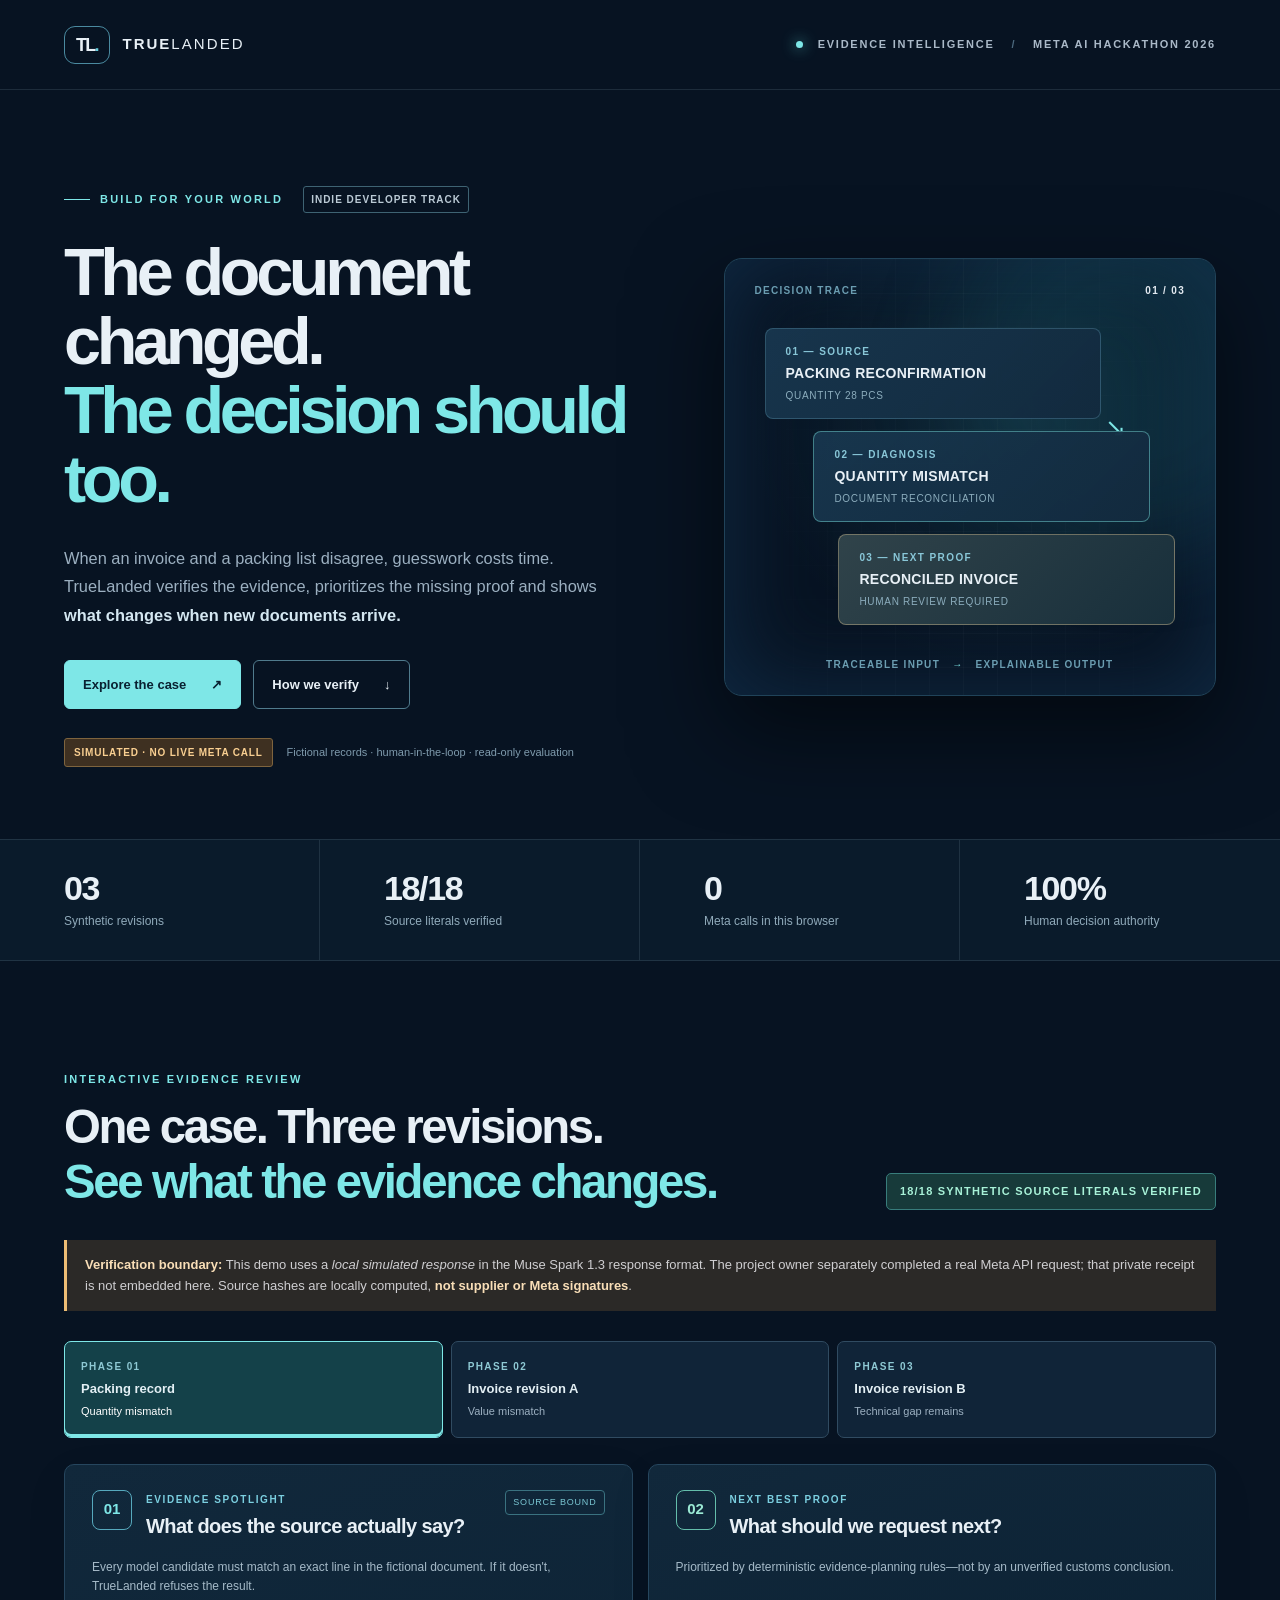
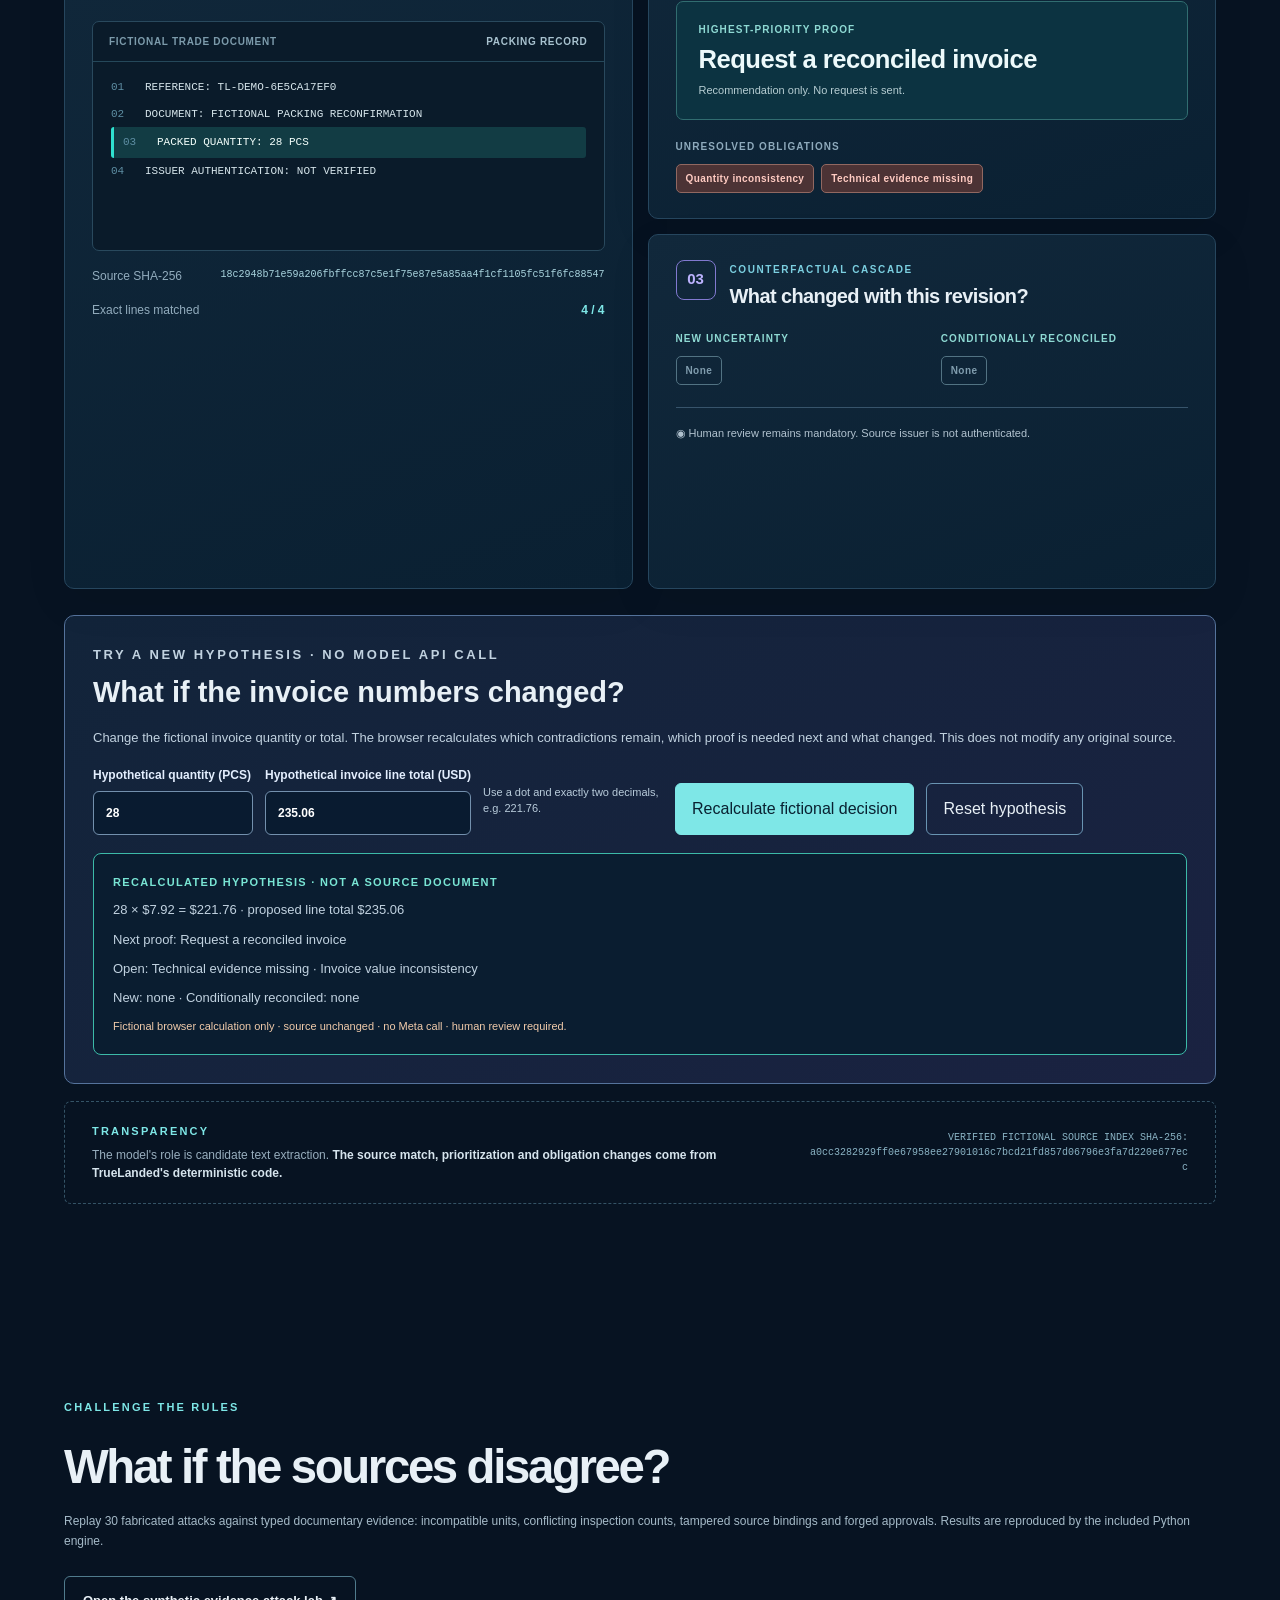
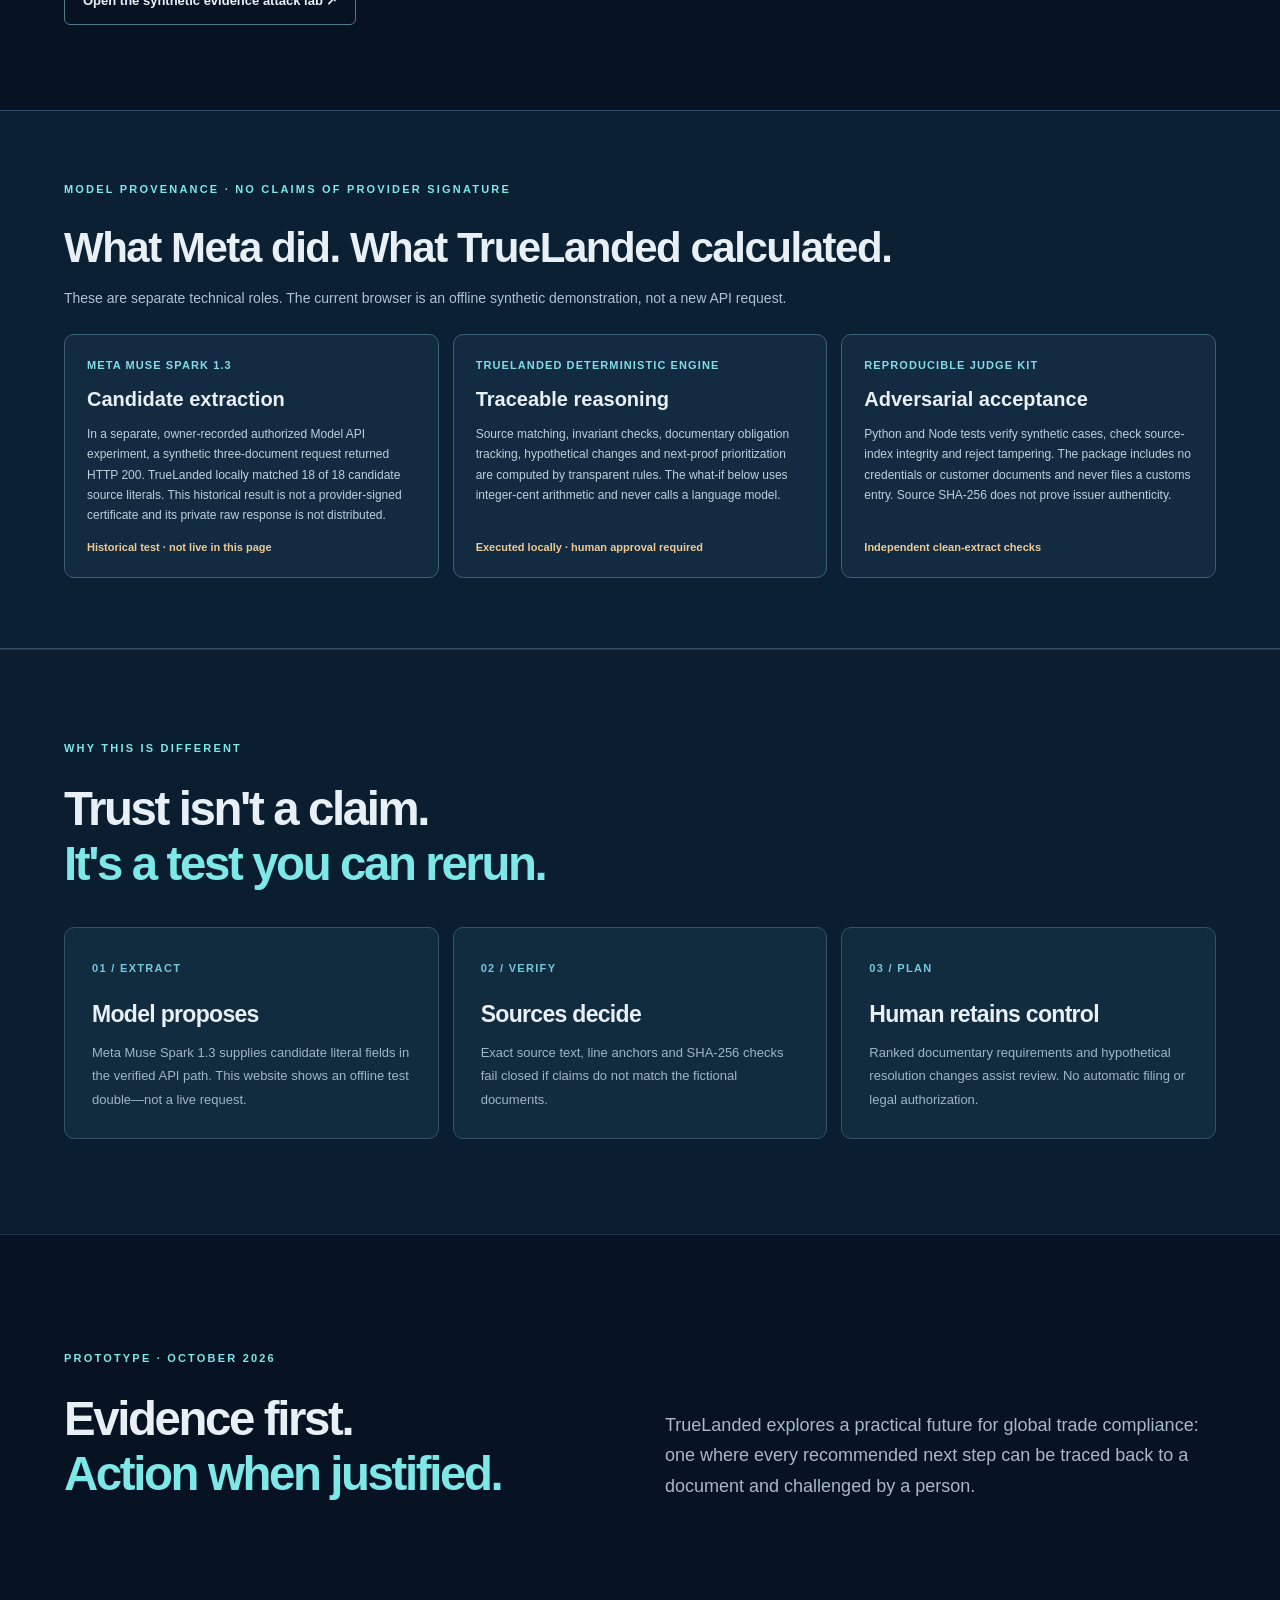
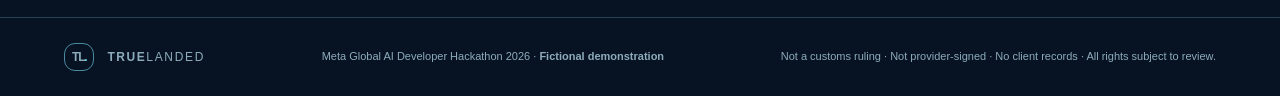
<file: docs/index.html>
<!doctype html>
<html lang="en">
<head>
<meta charset="utf-8">
<meta name="viewport" content="width=device-width,initial-scale=1">
<meta name="theme-color" content="#091425">
<meta http-equiv="Content-Security-Policy" content="default-src 'none'; script-src 'self'; style-src 'self'; connect-src 'self'; img-src 'self'; base-uri 'none'; object-src 'none'; form-action 'none'; frame-ancestors 'none'">
<meta name="description" content="TrueLanded: source-grounded documentary evidence planning. A synthetic interactive demo of Evidence Spotlight, Next Best Proof and Counterfactual Cascade.">
<title>TrueLanded — From Documents to Defensible Decisions</title>
<link rel="stylesheet" href="style.css">
<script src="counterfactual.js" defer></script>
<script src="app.js" defer></script>
</head>
<body>
<a href="#workspace" class="skip">Skip to evidence workspace</a>
<div class="outer">
<header class="mast"><a class="wordmark" href="#top" aria-label="TrueLanded home"><span class="brand-symbol">TL<span class="dot">.</span></span><span class="brand-name">TRUE<span>LANDED</span></span></a><div class="mast-meta"><span class="dot-live" aria-hidden="true"></span> EVIDENCE INTELLIGENCE <span class="divider">/</span> META AI HACKATHON 2026</div></header>
<main id="top">
<section class="hero">
<div class="hero-copy">
<p class="eyebrow"><span class="eyeline"></span> BUILD FOR YOUR WORLD <span class="tag">INDIE DEVELOPER TRACK</span></p>
<h1>The document changed.<br><em>The decision should too.</em></h1>
<p class="subtitle">When an invoice and a packing list disagree, guesswork costs time. TrueLanded verifies the evidence, prioritizes the missing proof and shows <strong>what changes when new documents arrive.</strong></p>
<div class="hero-actions"><a href="#workspace" class="cta primary">Explore the case <span aria-hidden="true">↗</span></a><a href="#trust" class="cta secondary">How we verify <span aria-hidden="true">↓</span></a></div>
<div class="hero-note"><span class="chip amber">SIMULATED · NO LIVE META CALL</span><span class="soft">Fictional records · human-in-the-loop · read-only evaluation</span></div>
</div>
<div class="hero-visual" aria-hidden="true">
<div class="visual-glow"></div>
<div class="visual-label">DECISION TRACE <span>01 / 03</span></div>
<div class="flow-card flow-one"><span>01 — SOURCE</span><strong>PACKING RECONFIRMATION</strong><small>QUANTITY 28 PCS</small><span class="icon-arrow">↘</span></div>
<div class="flow-card flow-two"><span>02 — DIAGNOSIS</span><strong>QUANTITY MISMATCH</strong><small>DOCUMENT RECONCILIATION</small></div>
<div class="flow-card flow-three"><span>03 — NEXT PROOF</span><strong>RECONCILED INVOICE</strong><small>HUMAN REVIEW REQUIRED</small></div>
<div class="flow-bottom">TRACEABLE INPUT <span>→</span> EXPLAINABLE OUTPUT</div>
</div>
</section>
<section class="metrics" aria-label="Technical verification summary"><div><strong>03</strong><span>Synthetic revisions</span></div><div><strong id="verified-total">0/18</strong><span>Source literals verified</span></div><div><strong>0</strong><span>Meta calls in this browser</span></div><div><strong>100%</strong><span>Human decision authority</span></div></section>
<section class="workspace" id="workspace" aria-label="Interactive evidence review">
<div class="workspace-head"><div><p class="eyebrow">INTERACTIVE EVIDENCE REVIEW</p><h2>One case. Three revisions.<br><span>See what the evidence changes.</span></h2></div><div class="validation" id="validation" role="status" aria-live="polite">VERIFYING SOURCE INTEGRITY…</div></div>
<div class="notice" role="note"><strong>Verification boundary:</strong> This demo uses a <em>local simulated response</em> in the Muse Spark 1.3 response format. The project owner separately completed a real Meta API request; that private receipt is not embedded here. Source hashes are locally computed, <strong>not supplier or Meta signatures</strong>.</div>
<div class="stage-trail" id="stage-trail" role="group" aria-label="Select a document revision">
<button type="button" class="stage-button" disabled>Loading evidence…</button>
</div>
<div class="evidence-grid">
<article class="panel source-panel"><div class="panel-head"><span class="panel-index">01</span><div><p class="panel-kicker">EVIDENCE SPOTLIGHT</p><h3>What does the source actually say?</h3></div><span class="panel-flag">SOURCE BOUND</span></div><p class="panel-blurb">Every model candidate must match an exact line in the fictional document. If it doesn't, TrueLanded refuses the result.</p><div class="doc-paper"><div class="doc-top"><div class="doc-tiny">FICTIONAL TRADE DOCUMENT</div><div id="doc-label">SOURCE RECORD</div></div><ol id="source-lines" aria-label="Exact lines in fictional source"></ol></div><div class="field-row"><span>Source SHA-256</span><code id="source-sha">VERIFYING…</code></div><div class="field-row"><span>Exact lines matched</span><strong id="literal-match">—</strong></div></article>
<div class="analysis-stack">
<article class="panel action-panel"><div class="panel-head"><span class="panel-index cyan">02</span><div><p class="panel-kicker">NEXT BEST PROOF</p><h3>What should we request next?</h3></div></div><p class="panel-blurb">Prioritized by deterministic evidence-planning rules—not by an unverified customs conclusion.</p><div class="proof-box"><span class="proof-caption">HIGHEST-PRIORITY PROOF</span><strong id="next-proof">VERIFYING…</strong><span class="proof-sub">Recommendation only. No request is sent.</span></div><p class="label-mini">UNRESOLVED OBLIGATIONS</p><div id="open-obligations" class="pills"></div></article>
<article class="panel cascade-panel"><div class="panel-head"><span class="panel-index purple">03</span><div><p class="panel-kicker">COUNTERFACTUAL CASCADE</p><h3>What changed with this revision?</h3></div></div><div class="delta-grid"><div><span class="delta-heading">NEW UNCERTAINTY</span><div id="newly-exposed" class="pills"></div></div><div><span class="delta-heading">CONDITIONALLY RECONCILED</span><div id="reconciled" class="pills"></div></div></div><p class="human">◉ Human review remains mandatory. Source issuer is not authenticated.</p></article>
</div>
</div>
<section class="hyp-workbench" aria-label="Calculate a new fictional invoice hypothesis">
<div>
<p class="eyebrow">TRY A NEW HYPOTHESIS · NO MODEL API CALL</p>
<h3>What if the invoice numbers changed?</h3>
<p>Change the fictional invoice quantity or total. The browser recalculates which contradictions remain, which proof is needed next and what changed. This does not modify any original source.</p>
</div>
<div class="hyp-controls">
<label for="hyp-quantity">Hypothetical quantity (PCS)<input id="hyp-quantity" type="number" inputmode="numeric" min="1" max="999" step="1" value="28"></label>
<label for="hyp-total">Hypothetical invoice line total (USD)<input id="hyp-total" type="text" inputmode="decimal" maxlength="9" value="235.06" aria-describedby="hyp-format"></label>
<span id="hyp-format" class="hyp-hint">Use a dot and exactly two decimals, e.g. 221.76.</span>
<button id="hyp-apply" type="button" class="cta primary">Recalculate fictional decision</button>
<button id="hyp-reset" type="button" class="cta secondary">Reset hypothesis</button>
</div>
<div id="hyp-result" class="hyp-result" role="status" aria-live="polite">Verifying fictional source before calculation…</div>
</section>
<div class="case-footer"><div><span class="eyebrow">TRANSPARENCY</span><p>The model's role is candidate text extraction. <strong>The source match, prioritization and obligation changes come from TrueLanded's deterministic code.</strong></p></div><div class="trace" id="trace-hash">NO UNVERIFIED DATA DISPLAYED</div></div>
</section>
<section class="workspace" aria-label="Independent synthetic attack lab"><p class="eyebrow">CHALLENGE THE RULES</p><h2>What if the sources disagree?</h2><p class="panel-blurb">Replay 30 fabricated attacks against typed documentary evidence: incompatible units, conflicting inspection counts, tampered source bindings and forged approvals. Results are reproduced by the included Python engine.</p><a class="cta secondary" href="adjudication.html">Open the synthetic evidence attack lab ↗</a></section>
<section class="provenance-panel" id="model-provenance" aria-label="Meta AI provenance and deterministic computation boundaries">
<div class="provenance-head"><p class="eyebrow">MODEL PROVENANCE · NO CLAIMS OF PROVIDER SIGNATURE</p><h2>What Meta did. What TrueLanded calculated.</h2><p>These are separate technical roles. The current browser is an offline synthetic demonstration, not a new API request.</p></div>
<div class="provenance-grid">
<article><span class="prov-kicker">META MUSE SPARK 1.3</span><h3>Candidate extraction</h3><p>In a separate, owner-recorded authorized Model API experiment, a synthetic three-document request returned HTTP 200. TrueLanded locally matched 18 of 18 candidate source literals. This historical result is not a provider-signed certificate and its private raw response is not distributed.</p><b>Historical test · not live in this page</b></article>
<article><span class="prov-kicker">TRUELANDED DETERMINISTIC ENGINE</span><h3>Traceable reasoning</h3><p>Source matching, invariant checks, documentary obligation tracking, hypothetical changes and next-proof prioritization are computed by transparent rules. The what-if below uses integer-cent arithmetic and never calls a language model.</p><b>Executed locally · human approval required</b></article>
<article><span class="prov-kicker">REPRODUCIBLE JUDGE KIT</span><h3>Adversarial acceptance</h3><p>Python and Node tests verify synthetic cases, check source-index integrity and reject tampering. The package includes no credentials or customer documents and never files a customs entry. Source SHA-256 does not prove issuer authenticity.</p><b>Independent clean-extract checks</b></article>
</div>
</section>
<section class="method" id="trust"><div class="method-head"><p class="eyebrow">WHY THIS IS DIFFERENT</p><h2>Trust isn't a claim.<br><span>It's a test you can rerun.</span></h2></div><div class="method-grid"><div class="method-card"><span>01 / EXTRACT</span><h3>Model proposes</h3><p>Meta Muse Spark 1.3 supplies candidate literal fields in the verified API path. This website shows an offline test double—not a live request.</p></div><div class="method-card"><span>02 / VERIFY</span><h3>Sources decide</h3><p>Exact source text, line anchors and SHA-256 checks fail closed if claims do not match the fictional documents.</p></div><div class="method-card"><span>03 / PLAN</span><h3>Human retains control</h3><p>Ranked documentary requirements and hypothetical resolution changes assist review. No automatic filing or legal authorization.</p></div></div></section>
<section class="conclusion"><div><p class="eyebrow">PROTOTYPE · OCTOBER 2026</p><h2>Evidence first.<br><span>Action when justified.</span></h2></div><p>TrueLanded explores a practical future for global trade compliance: one where every recommended next step can be traced back to a document and challenged by a person.</p></section>
</main>
<footer class="footer"><div class="wordmark"><span class="brand-symbol">TL<span class="dot">.</span></span><span class="brand-name">TRUE<span>LANDED</span></span></div><div>Meta Global AI Developer Hackathon 2026 · <b>Fictional demonstration</b></div><div>Not a customs ruling · Not provider-signed · No client records · All rights subject to review.</div></footer>
</div>
</body>
</html>
</file>
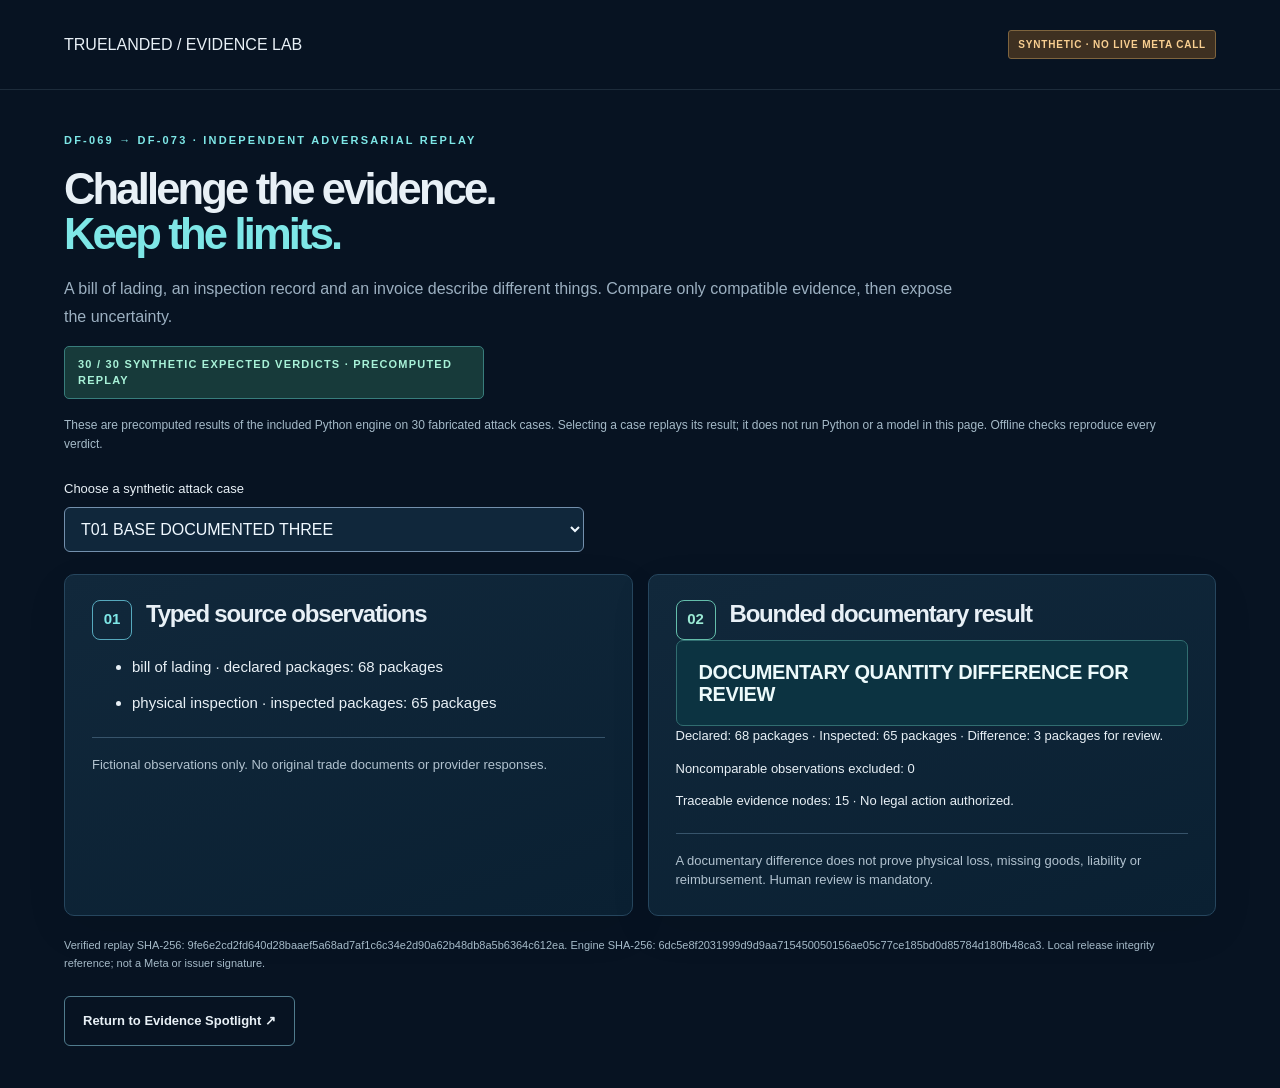
<file: docs/adjudication.html>
<!doctype html>
<html lang="en"><head><meta charset="utf-8"><meta name="viewport" content="width=device-width,initial-scale=1">
<meta http-equiv="Content-Security-Policy" content="default-src 'none'; script-src 'self'; style-src 'self'; connect-src 'self'; img-src 'self'; base-uri 'none'; object-src 'none'; form-action 'none'">
<title>TrueLanded — Synthetic Evidence Attack Lab</title><link rel="stylesheet" href="style.css"><script defer src="adjudication.js"></script></head>
<body><div class="outer"><header class="mast"><a class="wordmark" href="index.html#workspace">TRUELANDED / EVIDENCE LAB</a><span class="chip amber">SYNTHETIC · NO LIVE META CALL</span></header>
<main><section class="workspace attack-lab"><p class="eyebrow">DF-069 → DF-073 · INDEPENDENT ADVERSARIAL REPLAY</p><h1>Challenge the evidence.<br><em>Keep the limits.</em></h1>
<p class="subtitle">A bill of lading, an inspection record and an invoice describe different things. Compare only compatible evidence, then expose the uncertainty.</p>
<p class="validation" id="lab-validation" role="status">Loading synthetic replay…</p>
<p class="panel-blurb">These are precomputed results of the included Python engine on 30 fabricated attack cases. Selecting a case replays its result; it does not run Python or a model in this page. Offline checks reproduce every verdict.</p>
<label for="lab-case">Choose a synthetic attack case</label><select id="lab-case" aria-label="Choose a synthetic attack case"></select>
<div class="evidence-grid"><article class="panel"><div class="panel-head"><span class="panel-index">01</span><h2>Typed source observations</h2></div><ul id="lab-inputs"></ul><p class="human">Fictional observations only. No original trade documents or provider responses.</p></article>
<article class="panel"><div class="panel-head"><span class="panel-index cyan">02</span><h2>Bounded documentary result</h2></div><div class="proof-box"><strong id="lab-status">UNVERIFIED</strong></div><p id="lab-delta"></p><p id="lab-excluded"></p><p id="lab-lineage"></p><p class="human">A documentary difference does not prove physical loss, missing goods, liability or reimbursement. Human review is mandatory.</p></article></div>
<p class="panel-blurb" id="lab-integrity"></p><a class="cta secondary" href="index.html#workspace">Return to Evidence Spotlight ↗</a></section></main></div></body></html>
</file>
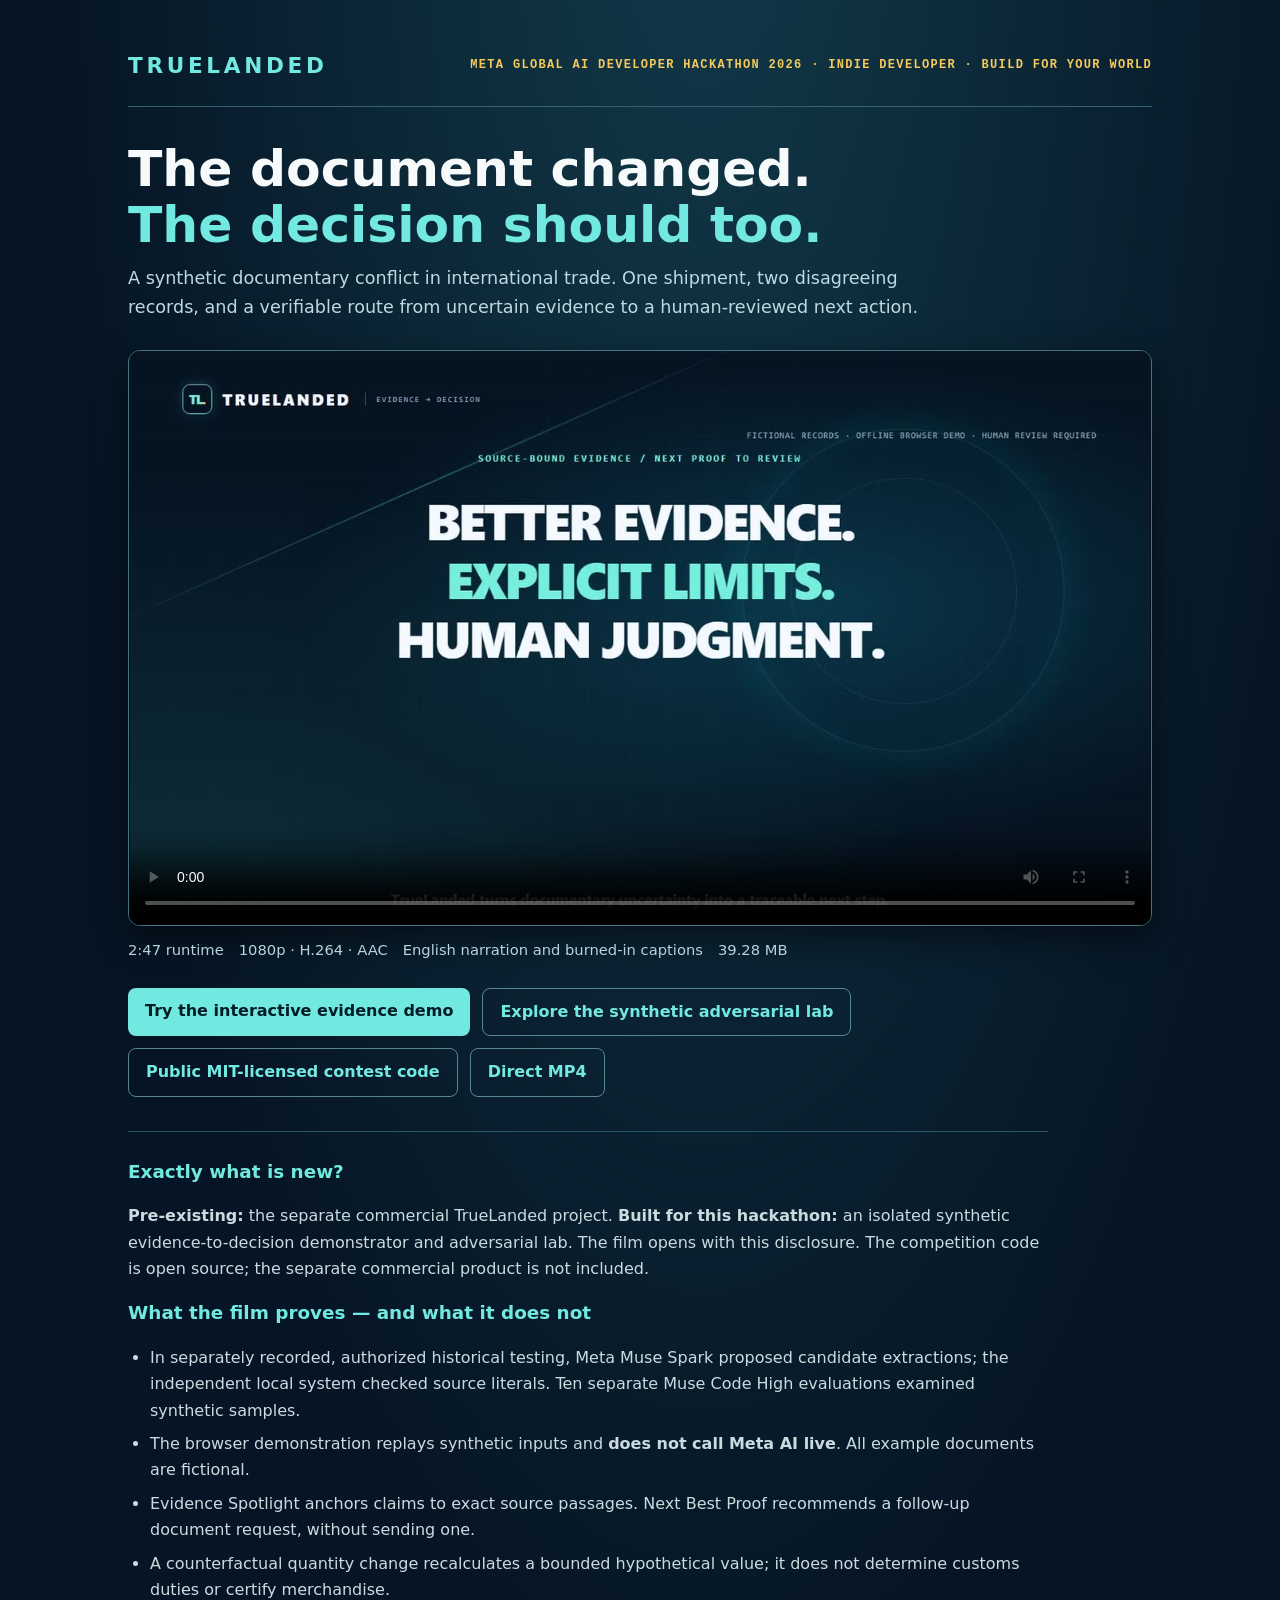
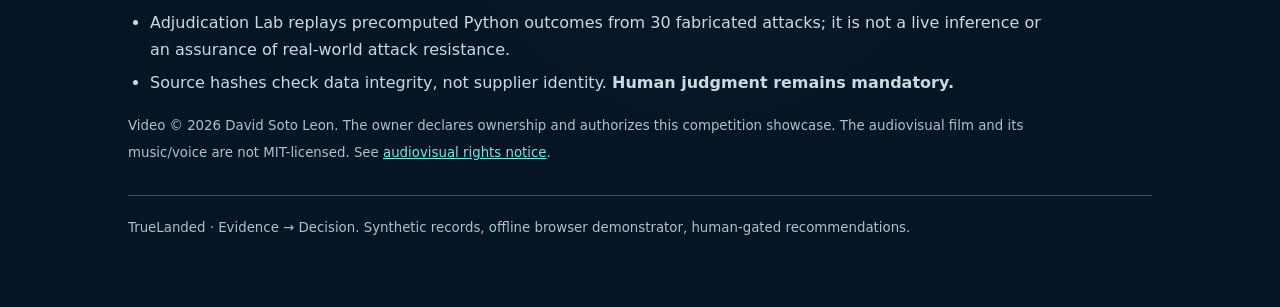
<file: docs/watch.html>
<!doctype html>
<html lang="en">
<head>
<meta charset="utf-8">
<meta name="viewport" content="width=device-width, initial-scale=1">
<meta name="color-scheme" content="dark">
<meta name="description" content="TrueLanded: evidence-to-decision, Meta Global AI Developer Hackathon 2026. Two-minute-forty-seven-second project demonstration, with English subtitles.">
<title>TrueLanded — Hackathon Demo Film (2:47)</title>
<style>
:root{color-scheme:dark;--a:#72e9e0;--gold:#f4c95d;--bg:#061525;--text:#f6fafb}
*{box-sizing:border-box}body{background:radial-gradient(ellipse at 55% -15%,#123b4a,var(--bg) 65%);font:16px/1.65 system-ui,-apple-system,"Segoe UI",sans-serif;color:var(--text);margin:0}
main{max-width:1120px;padding:clamp(18px,4vw,48px);margin:auto}header{display:flex;align-items:center;justify-content:space-between;gap:16px;flex-wrap:wrap;border-bottom:1px solid #356271;padding-bottom:22px}
.brand{font-size:1.35rem;font-weight:800;letter-spacing:.17em;color:var(--a)}.tag{font:600 12px/1.3 ui-monospace,monospace;letter-spacing:.11em;color:var(--gold);text-transform:uppercase}
h1{font-size:clamp(1.8rem,4.6vw,3.15rem);line-height:1.12;margin:34px 0 10px}h1 em{color:var(--a);font-style:normal}.lead{font-size:1.1rem;color:#bed9e1;max-width:830px;margin:0 0 28px}
video{display:block;width:100%;height:auto;aspect-ratio:16/9;border:1px solid #447481;border-radius:12px;background:#07101b;box-shadow:0 12px 35px #0008}
.meta{display:flex;gap:15px;flex-wrap:wrap;color:#b7d3dc;font-size:.92rem;margin:12px 0 26px}
.actions{display:flex;gap:12px;flex-wrap:wrap;margin:22px 0 34px}
a.button{background:var(--a);color:#031d26;text-decoration:none;border-radius:8px;font-weight:800;padding:10px 17px;display:inline-block}
a.button.alt{background:transparent;color:var(--a);border:1px solid #58858e}
article{max-width:920px;border-top:1px solid #2a5661;margin-top:28px;padding-top:10px}h2{font-size:1.15rem;color:var(--a)}
p{color:#cadbe0}ul{color:#cadbe0;padding-left:22px}li{margin:7px 0}
small{color:#abc3cb}footer{border-top:1px solid #2a5661;margin-top:30px;padding:18px 0}
</style>
</head>
<body><main>
<header><strong class="brand">TRUELANDED</strong><span class="tag">Meta Global AI Developer Hackathon 2026 · Indie Developer · Build for Your World</span></header>
<h1>The document changed.<br><em>The decision should too.</em></h1>
<p class="lead">A synthetic documentary conflict in international trade. One shipment, two disagreeing records, and a verifiable route from uncertain evidence to a human-reviewed next action.</p>
<video controls playsinline preload="metadata" poster="true-landed-demo-poster.jpg" aria-label="TrueLanded 2 minute 47 second hackathon demonstration with English subtitles">
<source src="true-landed-df099-demo-1080p.mp4" type="video/mp4">
Your browser does not support this video. <a href="true-landed-df099-demo-1080p.mp4">Open the MP4 directly</a>.
</video>
<div class="meta"><span>2:47 runtime</span><span>1080p · H.264 · AAC</span><span>English narration and burned-in captions</span><span>39.28 MB</span></div>
<div class="actions">
<a class="button" href="./">Try the interactive evidence demo</a>
<a class="button alt" href="adjudication.html">Explore the synthetic adversarial lab</a>
<a class="button alt" href="https://github.com/Dav2022/TrueLanded-Meta-Hackathon-2026">Public MIT-licensed contest code</a>
<a class="button alt" href="true-landed-df099-demo-1080p.mp4">Direct MP4</a>
</div>
<article>
<h2>Exactly what is new?</h2>
<p><strong>Pre-existing:</strong> the separate commercial TrueLanded project. <strong>Built for this hackathon:</strong> an isolated synthetic evidence-to-decision demonstrator and adversarial lab. The film opens with this disclosure. The competition code is open source; the separate commercial product is not included.</p>
<h2>What the film proves — and what it does not</h2>
<ul>
<li>In separately recorded, authorized historical testing, Meta Muse Spark proposed candidate extractions; the independent local system checked source literals. Ten separate Muse Code High evaluations examined synthetic samples.</li>
<li>The browser demonstration replays synthetic inputs and <strong>does not call Meta AI live</strong>. All example documents are fictional.</li>
<li>Evidence Spotlight anchors claims to exact source passages. Next Best Proof recommends a follow-up document request, without sending one.</li>
<li>A counterfactual quantity change recalculates a bounded hypothetical value; it does not determine customs duties or certify merchandise.</li>
<li>Adjudication Lab replays precomputed Python outcomes from 30 fabricated attacks; it is not a live inference or an assurance of real-world attack resistance.</li>
<li>Source hashes check data integrity, not supplier identity. <strong>Human judgment remains mandatory.</strong></li>
</ul>
<p><small>Video © 2026 David Soto Leon. The owner declares ownership and authorizes this competition showcase. The audiovisual film and its music/voice are not MIT-licensed. See <a href="https://github.com/Dav2022/TrueLanded-Meta-Hackathon-2026/blob/main/AUDIOVISUAL_RIGHTS.md" style="color:var(--a)">audiovisual rights notice</a>.</small></p>
</article>
<footer><small>TrueLanded · Evidence → Decision. Synthetic records, offline browser demonstrator, human-gated recommendations.</small></footer>
</main></body></html>
</file>
<file: docs/style.css>
:root{color-scheme:dark;--bg:#071322;--navy:#0d2033;--line:rgba(154,187,203,.15);--text:#e8f0f6;--muted:#9cb0c1;--cyan:#7ee7e7;--blue:#2e8eae;--amber:#f4c782;--purple:#a7a1fb;--panel:#0b2033}*{box-sizing:border-box}html{scroll-behavior:smooth}body{margin:0;font-family:Inter,"Segoe UI",Arial,sans-serif;background:var(--bg);color:var(--text);line-height:1.5}a{color:inherit}button{font:inherit}.outer{overflow:hidden}.skip{position:absolute;top:-4rem;left:1rem;background:white;color:#000;padding:.5rem}.skip:focus{top:1rem;z-index:10}.mast{height:90px;display:flex;align-items:center;justify-content:space-between;gap:20px;border-bottom:1px solid var(--line);padding:0 max(5vw,24px);position:relative;z-index:2}.wordmark{display:inline-flex;gap:13px;align-items:center;text-decoration:none}.brand-symbol{font-size:18px;font-weight:900;letter-spacing:-.1em;border:1px solid #4a8aa0;border-radius:11px;padding:9px 11px;line-height:1}.brand-symbol .dot{color:#65cddd}.brand-name{font-size:15px;font-weight:900;letter-spacing:.13em}.brand-name span{font-weight:400;letter-spacing:.14em}.mast-meta{font-size:11px;letter-spacing:.16em;color:#aab9c8;font-weight:750}.dot-live{width:7px;height:7px;background:var(--cyan);box-shadow:0 0 14px #57cacb;display:inline-block;border-radius:50%;margin-right:10px}.divider{margin:0 12px;color:#4c697e}.hero{display:grid;grid-template-columns:1.1fr 0.9fr;gap:5%;min-height:620px;align-items:center;max-width:1500px;margin:0 auto;padding:96px 5vw 72px}.hero-copy{position:relative;z-index:1}.eyebrow{font-size:11px;letter-spacing:.2em;font-weight:800;color:var(--cyan);margin:0 0 25px;display:flex;gap:10px;align-items:center}.eyeline{width:26px;height:1px;background:var(--cyan);display:inline-block}.tag{color:#bbcad5;margin-left:10px;font-size:10px;border:1px solid #3e6373;padding:5px 7px;letter-spacing:.1em;border-radius:3px}h1,h2,h3,p{margin-top:0}h1{font-size:clamp(40px,5.2vw,78px);letter-spacing:-.065em;line-height:1.035;max-width:790px;margin-bottom:30px;font-weight:760}h1 em{font-style:normal;color:var(--cyan)}.subtitle{font-size:clamp(16px,1.28vw,19px);line-height:1.75;color:var(--muted);max-width:570px}.subtitle strong{color:#d4e7f1;font-weight:640}.hero-actions{display:flex;gap:12px;margin-top:30px;flex-wrap:wrap}.cta{display:inline-flex;gap:25px;align-items:center;padding:14px 18px;font-size:13px;font-weight:800;border:1px solid #507b8d;text-decoration:none;border-radius:6px}.cta.primary{background:var(--cyan);border-color:var(--cyan);color:#092131}.cta.primary:hover{background:#bcf8f4}.cta.secondary{background:transparent;color:var(--text)}.cta.secondary:hover{background:#183249}.hero-note{display:flex;align-items:center;gap:14px;flex-wrap:wrap;margin-top:29px}.chip{padding:6px 9px;font-size:10px;font-weight:800;letter-spacing:.08em;border-radius:3px}.chip.amber{background:#3e3021;color:#f9cf91;border:1px solid #7e643e}.soft{font-size:11px;color:#7f9bad}.hero-visual{min-height:438px;position:relative;background:radial-gradient(ellipse at 60% 35%,#17425275 0,transparent 65%);border:1px solid #204359;border-radius:18px;box-shadow:inset 0 0 90px #102a44,0 35px 90px #0008;display:flex;flex-direction:column;justify-content:center;padding:50px 40px;gap:12px;overflow:hidden}.hero-visual:before{content:"";position:absolute;inset:0;background-image:linear-gradient(to right,#ffffff06 1px,transparent 1px),linear-gradient(to bottom,#ffffff06 1px,transparent 1px);background-size:34px 34px;mask-image:linear-gradient(90deg,transparent,#000,transparent)}.visual-glow{position:absolute;right:-100px;top:-70px;width:360px;height:360px;border-radius:50%;background:#2a929c20;filter:blur(45px)}.visual-label,.flow-bottom{position:absolute;left:30px;right:30px;color:#6b9db1;font-weight:800;font-size:10px;letter-spacing:.13em}.visual-label{top:24px;display:flex;justify-content:space-between}.visual-label span{color:#e2e9f0}.flow-card{background:linear-gradient(135deg,#193850ea,#122a3e);z-index:1;border:1px solid #497a9180;padding:15px 20px;display:grid;gap:4px;border-radius:8px;width:82%;max-width:350px;position:relative}.flow-card span:first-child{color:#89c7d8;font-size:10px;letter-spacing:.14em;font-weight:700}.flow-card strong{font-size:14px;letter-spacing:.02em}.flow-card small{color:#8cadbd;font-size:10px;letter-spacing:.07em}.flow-one{align-self:flex-start}.flow-two{align-self:center;transform:translateX(12px);border-color:#65bfbf90}.flow-three{align-self:flex-end;border-color:#b7a78385;background:linear-gradient(135deg,#30434a,#182f3b)}.icon-arrow{position:absolute;right:-26px;bottom:-28px;font-size:25px;color:var(--cyan)}.flow-bottom{bottom:23px;text-align:center}.flow-bottom span{color:var(--cyan);padding:0 8px}.metrics{border-top:1px solid var(--line);border-bottom:1px solid var(--line);background:#0a1b2b;display:grid;grid-template-columns:repeat(4,1fr);max-width:1500px;margin:0 auto}.metrics>div{display:flex;flex-direction:column;padding:30px 5vw;border-right:1px solid var(--line);gap:5px}.metrics>div:last-child{border-right:0}.metrics strong{font-size:34px;line-height:1.1;letter-spacing:-.04em;font-weight:700}.metrics .accent{color:var(--cyan)}.metrics span:not(.accent){font-size:12px;color:#90aaba}.workspace{max-width:1480px;padding:110px 5vw 85px;margin:0 auto}.workspace-head{display:flex;align-items:end;justify-content:space-between;gap:25px;margin-bottom:22px}.workspace-head .eyebrow{margin-bottom:12px}.workspace h2,.method h2,.conclusion h2{font-size:clamp(30px,3.7vw,49px);letter-spacing:-.05em;line-height:1.16;margin:0}.workspace h2 span,.method h2 span,.conclusion h2 span{color:var(--cyan)}.validation{font-size:11px;letter-spacing:.11em;font-weight:850;color:#ecd6ae;border:1px solid #8b7559;background:#392f23;padding:9px 13px;border-radius:5px;max-width:420px}.validation.good{border-color:#387d7c;color:#a8f2d8;background:#173a3a}.validation.fail{border-color:#ba674a;color:#ffd7c1;background:#55322b}.notice{padding:14px 18px;margin:30px 0;border-left:3px solid #edbd75;background:#2b2927;color:#cfced1;font-size:13px;line-height:1.65}.notice strong{color:#f9deb7}.stage-trail{display:flex;gap:8px;margin:26px 0}.stage-button{flex:1;text-align:left;background:#102438;border:1px solid #304b61;border-radius:7px;padding:17px 16px;cursor:pointer;color:var(--muted);transition:.2s}.stage-button:hover{background:#19364a;border-color:#709aa9}.stage-button[aria-pressed=true]{border-color:var(--cyan);background:#144149;box-shadow:inset 0 -3px 0 var(--cyan);color:white}.stage-button:disabled{cursor:default;opacity:.5}.stage-button .num{display:block;font-size:10px;letter-spacing:.14em;font-weight:800;color:#8ec9d4;margin-bottom:5px}.stage-button strong{font-size:13px;display:block;color:#e3eff4}.stage-button .hint{font-size:11px;display:block;margin-top:5px}.evidence-grid{display:grid;grid-template-columns:1fr 1fr;gap:15px}.panel{background:linear-gradient(160deg,#11283b,#0a2032);border:1px solid #26465e;border-radius:10px;padding:25px 27px;box-shadow:0 14px 45px #0001}.panel-head{display:flex;gap:14px;align-items:start}.panel-index{display:flex;width:40px;height:40px;align-items:center;justify-content:center;border:1px solid #56a9bd;color:var(--cyan);border-radius:8px;font-size:15px;font-weight:800;flex-shrink:0}.panel-index.cyan{border-color:#64beab;color:#9bead5}.panel-index.purple{border-color:#8179d0;color:#bdb3ff}.panel-kicker{font-size:10px;letter-spacing:.16em;font-weight:800;color:#7bcfe0;margin:2px 0 4px}.panel h3{font-size:20px;letter-spacing:-.03em;margin:0;font-weight:730}.panel-flag{margin-left:auto;font-size:9px;letter-spacing:.09em;color:#7ac6d2;border:1px solid #3a7280;border-radius:4px;padding:5px 7px;white-space:nowrap}.panel-blurb{font-size:12px;line-height:1.65;color:#a5bac8;margin:17px 0 24px}.doc-paper{border:1px solid #29495d;border-radius:7px;background:#0a1b2a;min-height:230px;overflow:hidden}.doc-top{display:flex;justify-content:space-between;gap:10px;border-bottom:1px solid #25485a;padding:12px 16px;font-size:10px;color:#a8c2cf;font-weight:700;letter-spacing:.07em}.doc-tiny{color:#7c9bab}.doc-paper ol{list-style:none;counter-reset:line;margin:0;padding:12px 18px}.doc-paper li{counter-increment:line;display:grid;grid-template-columns:22px 1fr;gap:12px;font-family:Consolas,Monaco,monospace;font-size:11px;line-height:1.5;padding:5px 0;word-break:break-word;color:#d6e5eb}.doc-paper li::before{content:counter(line,decimal-leading-zero);color:#5e8ea3}.field-row{display:flex;gap:10px;align-items:flex-start;justify-content:space-between;padding-top:16px;color:#92acbd;font-size:12px}.field-row code{font-family:monospace;color:#aad5df;font-size:10px;overflow-wrap:anywhere;max-width:75%;text-align:right}.field-row strong{color:var(--cyan)}.analysis-stack{display:grid;grid-template-rows:1fr 1fr;gap:15px}.proof-box{border-radius:7px;background:#0c3341;border:1px solid #316d70;padding:20px 22px;display:grid;gap:8px}.proof-caption,.label-mini,.delta-heading{font-weight:800;letter-spacing:.11em;font-size:10px;color:#8ed9d3}.proof-box strong{font-size:clamp(20px,2vw,27px);letter-spacing:-.02em;line-height:1.12;color:#edfafb}.proof-sub{font-size:11px;color:#b6cdd2}.label-mini{margin:19px 0 10px;color:#8eaabc}.pills{display:flex;gap:7px;flex-wrap:wrap}.pill{border:1px solid #527383;background:#193445;color:#e0eef2;border-radius:5px;padding:6px 9px;font-size:10px;letter-spacing:.04em;font-weight:750}.pill.negative{border-color:#916861;background:#4c3335;color:#ffcbc2}.pill.positive{border-color:#4e957d;background:#20443d;color:#a6efc6}.pill.none{color:#809dae;background:transparent}.cascade-panel .panel-head{margin-bottom:20px}.delta-grid{display:grid;grid-template-columns:1fr 1fr;gap:18px}.delta-heading{display:block;margin-bottom:10px}.human{border-top:1px solid #37546b;padding-top:17px;margin:22px 0 0;font-size:11px;color:#b1c2cf}.case-footer{display:flex;gap:30px;justify-content:space-between;align-items:center;margin-top:17px;padding:21px 27px;border:1px dashed #345366;border-radius:7px}.case-footer .eyebrow{margin:0 0 6px}.case-footer p{font-size:12px;color:#98aebe;margin:0;max-width:640px}.case-footer strong{color:#d6e4ed}.trace{font-family:monospace;color:#8ab3c4;font-size:10px;overflow-wrap:anywhere;max-width:380px;text-align:right}.method{background:#0a1e30;padding:90px 5vw 95px;border-top:1px solid var(--line);border-bottom:1px solid var(--line)}.method-head,.method-grid{max-width:1300px;margin:0 auto}.method-head{margin-bottom:35px}.method-grid{display:grid;grid-template-columns:repeat(3,1fr);gap:14px}.method-card{background:#112b3f;border:1px solid #355269;border-radius:10px;padding:27px}.method-card span{color:#74c9dd;font-size:11px;font-weight:800;letter-spacing:.12em}.method-card h3{font-size:23px;letter-spacing:-.03em;margin:18px 0 10px}.method-card p{font-size:13px;color:#9eb6c7;line-height:1.8;margin:0}.conclusion{max-width:1300px;margin:0 auto;display:grid;grid-template-columns:1fr 1fr;gap:50px;padding:115px 5vw}.conclusion p:not(.eyebrow){font-size:18px;color:#a6b9c6;line-height:1.7;margin:0;align-self:end}.footer{border-top:1px solid #274156;display:flex;justify-content:space-between;align-items:center;gap:20px;flex-wrap:wrap;padding:25px 5vw;font-size:11px;color:#8dabbc}.footer .brand-symbol{font-size:12px;padding:7px}.footer .brand-name{font-size:12px}@media(max-width:980px){.hero{grid-template-columns:1fr;padding-top:65px}.hero-visual{min-height:350px}.evidence-grid{grid-template-columns:1fr}.analysis-stack{grid-template-columns:1fr 1fr;grid-template-rows:auto}.metrics>div{padding:24px 3vw}.method-grid{grid-template-columns:1fr 1fr}.case-footer{flex-direction:column;align-items:flex-start}.trace{text-align:left}.mast-meta{font-size:9px}}@media(max-width:670px){.mast{padding:0 20px;height:74px}.mast-meta{display:none}.hero{padding:55px 20px 50px;min-height:auto}.hero-visual{min-height:320px;padding:55px 22px}.hero-note{align-items:flex-start}.metrics{grid-template-columns:1fr 1fr}.metrics>div{border-bottom:1px solid var(--line);padding:24px 22px}.metrics strong{font-size:29px}.workspace{padding:66px 18px}.workspace-head{align-items:flex-start;flex-direction:column}.validation{max-width:100%}.stage-trail{flex-direction:column}.evidence-grid{grid-template-columns:1fr}.analysis-stack{grid-template-columns:1fr}.panel{padding:22px 19px}.panel h3{font-size:18px}.panel-flag{display:none}.method{padding:55px 19px}.method-grid{grid-template-columns:1fr}.conclusion{padding:67px 20px;grid-template-columns:1fr;gap:20px}.footer{padding:23px 18px}.delta-grid{grid-template-columns:1fr}.field-row{flex-direction:column}.field-row code{max-width:100%;text-align:left}}@media(prefers-reduced-motion:reduce){html{scroll-behavior:auto}*,*:before,*:after{transition:none!important;animation:none!important}}
/* DF-073: bounded replay lab with readable desktop and mobile controls. */
.attack-lab{padding-top:42px;padding-bottom:42px}
.attack-lab h1{font-size:clamp(34px,3.4vw,52px);margin-bottom:18px}
.attack-lab .eyebrow{margin-bottom:18px}
.attack-lab .subtitle{max-width:900px;font-size:16px;margin-bottom:15px}
.attack-lab .panel-blurb{max-width:1100px}
.attack-lab label{display:block;font-size:13px;margin:14px 0 8px}
.attack-lab select{display:block;max-width:100%;width:520px;font:inherit;background:#10273b;color:#eff8ff;border:1px solid #7390ad;padding:12px;border-radius:6px;margin-bottom:22px}
.attack-lab select:focus-visible{outline:3px solid #9bceff;outline-offset:3px}
.attack-lab .evidence-grid{grid-template-columns:1fr 1fr}
.attack-lab .panel h2{font-size:24px;line-height:1.2;margin:0}
.attack-lab .proof-box strong{font-size:20px;overflow-wrap:anywhere}
.attack-lab li{margin-bottom:14px;font-size:15px;overflow-wrap:anywhere}
.attack-lab .panel p{font-size:13px}
.attack-lab #lab-integrity{overflow-wrap:anywhere;margin-top:20px;font-size:11px}
@media(max-width:780px){.attack-lab .evidence-grid{grid-template-columns:1fr}.attack-lab .panel h2{font-size:20px}.attack-lab .panel{min-width:0}.attack-lab .mast{flex-wrap:wrap}}
/* DF-071: browser-calculated what-if tool; deliberately separated from source evidence. */
.hyp-workbench{margin-top:26px;padding:28px;border:1px solid #55739c;border-radius:10px;background:linear-gradient(145deg,#12243a,#1a2241);display:grid;gap:18px}
.hyp-workbench h3{font-size:clamp(20px,3vw,29px);margin:6px 0 12px}
.hyp-workbench p{font-size:13px;color:#c1d2e0;line-height:1.65;margin:0}
.hyp-controls{display:flex;flex-wrap:wrap;align-items:end;gap:12px}
.hyp-controls label{display:grid;gap:7px;font-size:12px;color:#e3eefe;font-weight:700}
.hyp-controls input{border:1px solid #7390ad;background:#091b30;color:#fff;padding:12px;border-radius:6px;min-width:160px;font:inherit;min-height:44px}
.hyp-controls input:focus-visible,.hyp-controls button:focus-visible{outline:3px solid #9bceff;outline-offset:3px}
.hyp-hint{font-size:11px;color:#b9ccdb;align-self:center;max-width:180px}
.hyp-controls button{border:1px solid #6994b2;padding:13px 16px;min-height:44px;cursor:pointer;font:inherit;border-radius:6px}
.hyp-result{background:#0a1d30;border:1px solid #455f77;border-radius:8px;padding:15px 19px;min-height:95px}
.hyp-result.good{border-color:#3cbaa8}.hyp-result.fail{border-color:#d68a75}
.hyp-result p{padding:4px 0;overflow-wrap:anywhere}
.hyp-result .hyp-kicker{font-weight:800;letter-spacing:.12em;font-size:11px;color:#79e5d4}
.hyp-result .hyp-scope{color:#f1cbaa;font-size:11px}
@media(max-width:670px){.hyp-workbench{padding:20px}.hyp-controls{display:grid;grid-template-columns:1fr}.hyp-controls input{width:100%}}

.doc-paper li.source-literal-focus{background:#123c44;border-left:3px solid #2fe1d0;padding:7px 9px;color:#f4fffc;border-radius:3px}

/* DF-071 transparent Meta provenance — no inference is invoked from the browser. */
.provenance-panel{border-top:1px solid #315067;border-bottom:1px solid #315067;background:#0b2033;padding:70px max(5vw,20px)}
.provenance-head{max-width:1280px;margin:0 auto 25px}
.provenance-head h2{font-size:clamp(23px,3.8vw,42px);line-height:1.2;letter-spacing:-.035em;margin:5px 0 14px}
.provenance-head p:not(.eyebrow){color:#acc4d0;font-size:14px;line-height:1.6}
.provenance-grid{max-width:1280px;margin:0 auto;display:grid;grid-template-columns:repeat(3,minmax(0,1fr));gap:14px}
.provenance-grid article{border:1px solid #3d6176;border-radius:10px;background:#122b40;padding:22px;display:flex;flex-direction:column;gap:13px}
.provenance-grid .prov-kicker{font-size:11px;letter-spacing:.1em;color:#83dbe6;font-weight:800}
.provenance-grid h3{font-size:20px;margin:0;line-height:1.2}
.provenance-grid p{font-size:12px;color:#bad0dc;line-height:1.7;margin:0;flex:1}
.provenance-grid b{font-size:11px;color:#efca94;font-weight:800}
@media(max-width:900px){.provenance-grid{grid-template-columns:1fr}}
</file>
